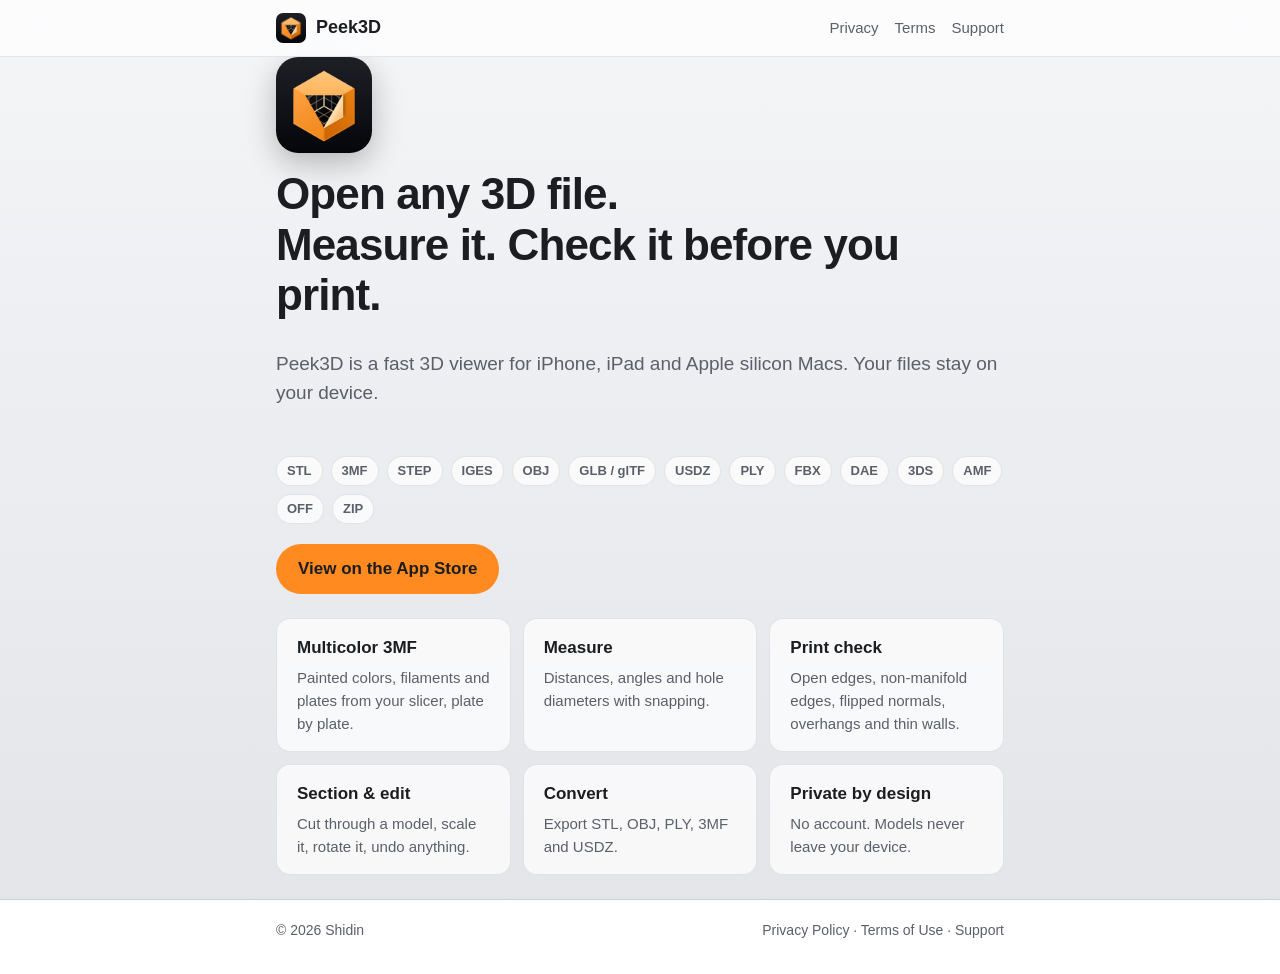
<file: index.html>
<!doctype html>
<html lang="en">
<head>
  <meta charset="utf-8">
  <meta name="viewport" content="width=device-width, initial-scale=1">
  <title>Peek3D — STL, 3MF & STEP viewer for iPhone and iPad</title>
  <meta name="description" content="Open STL, multicolor 3MF, STEP, OBJ and GLB files on iPhone and iPad. Measure, check prints and convert. Everything runs on your device.">
  <link rel="icon" type="image/png" href="assets/favicon.png">
  <link rel="apple-touch-icon" href="assets/icon.png">
  <link rel="stylesheet" href="assets/style.css">
</head>
<body>
  <header class="site">
    <div class="wrap">
      <a class="brand" href="./"><img src="assets/icon.png" alt="">Peek3D</a>
      <nav class="links" aria-label="Site">
        <a href="privacy/">Privacy</a>
        <a href="terms/">Terms</a>
        <a href="support/">Support</a>
      </nav>
    </div>
  </header>

  <main class="wrap">
    <section class="hero">
      <img class="icon" src="assets/icon.png" alt="Peek3D app icon" width="96" height="96">
      <h1>Open any 3D file.<br>Measure it. Check it before you print.</h1>
      <p class="lede">Peek3D is a fast 3D viewer for iPhone, iPad and Apple silicon Macs. Your files stay on your device.</p>
      <ul class="chips" aria-label="Supported formats">
        <li>STL</li><li>3MF</li><li>STEP</li><li>IGES</li><li>OBJ</li><li>GLB / glTF</li><li>USDZ</li><li>PLY</li><li>FBX</li><li>DAE</li><li>3DS</li><li>AMF</li><li>OFF</li><li>ZIP</li>
      </ul>
      <a class="button" href="https://apps.apple.com/app/id6829222598">View on the App Store</a>
    </section>

    <section class="features" aria-label="Features">
      <div class="card"><h3>Multicolor 3MF</h3><p>Painted colors, filaments and plates from your slicer, plate by plate.</p></div>
      <div class="card"><h3>Measure</h3><p>Distances, angles and hole diameters with snapping.</p></div>
      <div class="card"><h3>Print check</h3><p>Open edges, non-manifold edges, flipped normals, overhangs and thin walls.</p></div>
      <div class="card"><h3>Section &amp; edit</h3><p>Cut through a model, scale it, rotate it, undo anything.</p></div>
      <div class="card"><h3>Convert</h3><p>Export STL, OBJ, PLY, 3MF and USDZ.</p></div>
      <div class="card"><h3>Private by design</h3><p>No account. Models never leave your device.</p></div>
    </section>
  </main>

  <footer class="site">
    <div class="wrap">
      <span>© 2026 Shidin</span>
      <span><a href="privacy/">Privacy Policy</a> · <a href="terms/">Terms of Use</a> · <a href="support/">Support</a></span>
    </div>
  </footer>
</body>
</html>
</file>
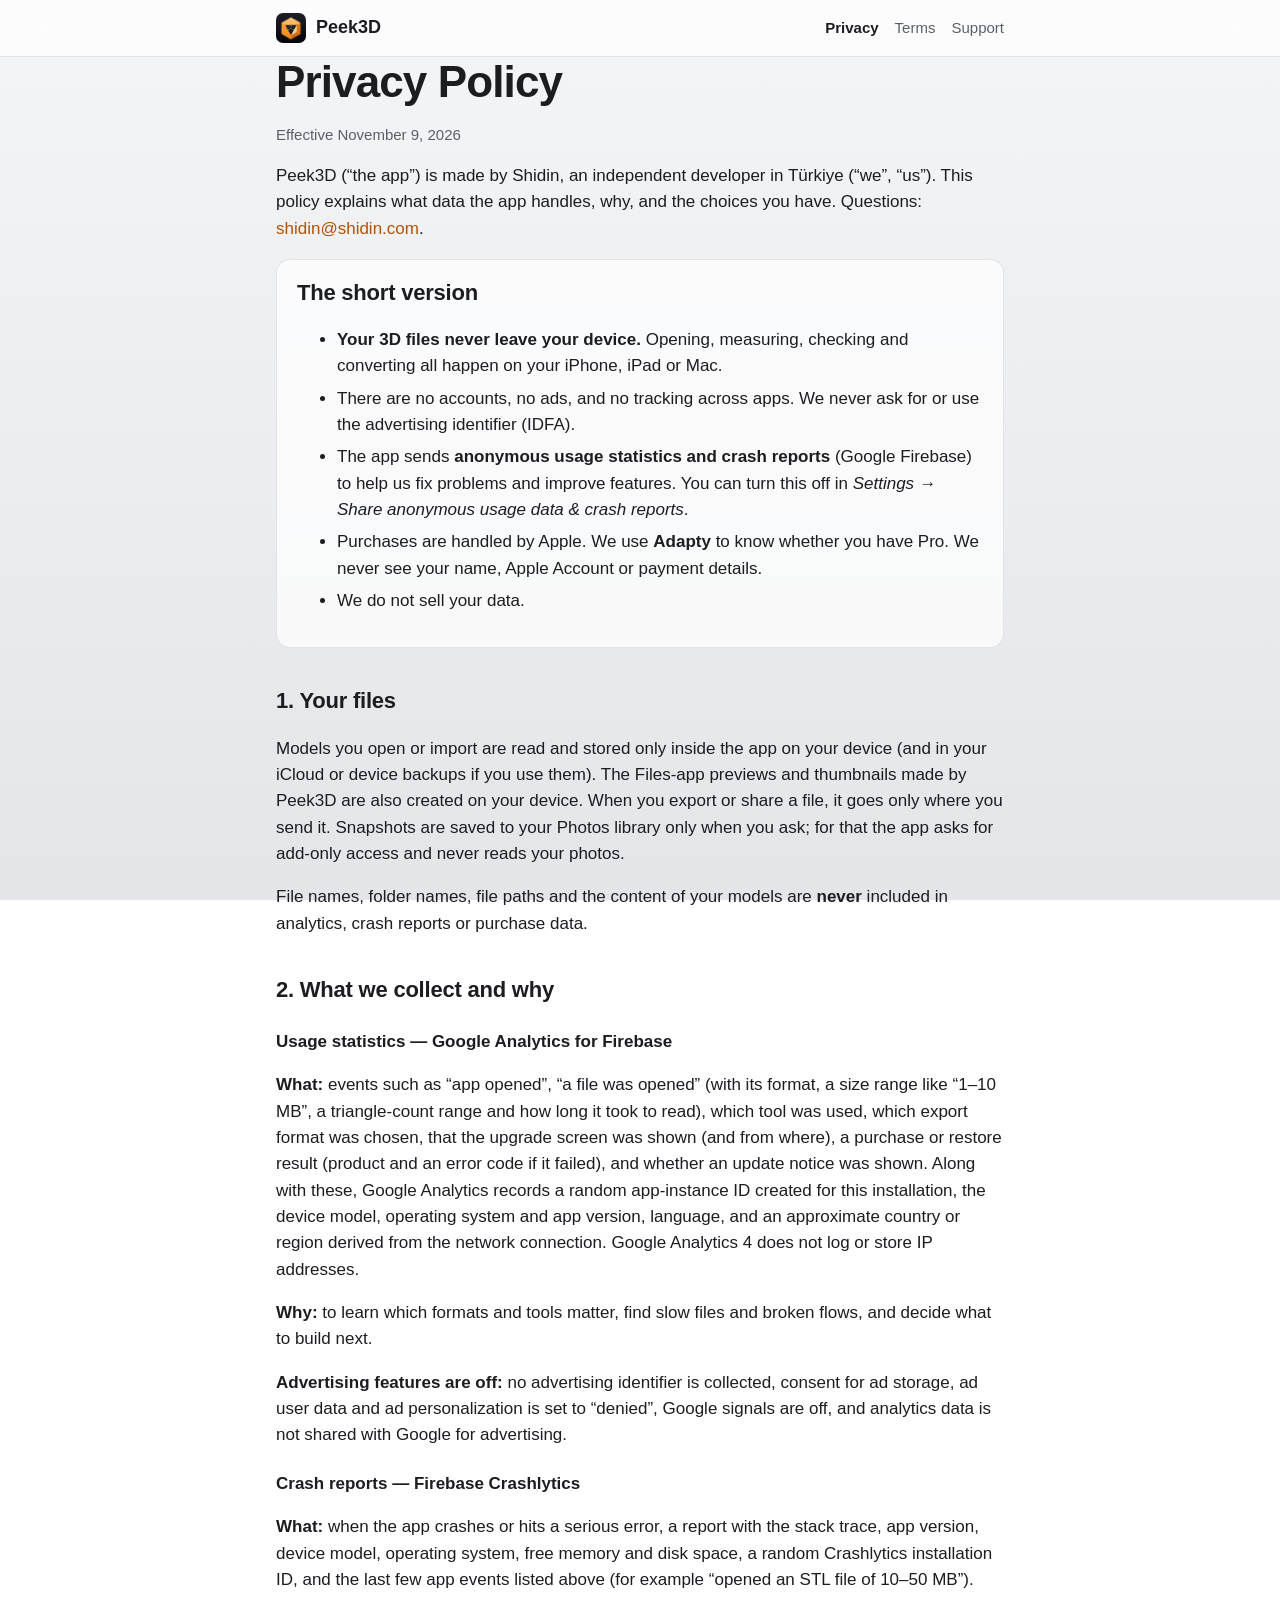
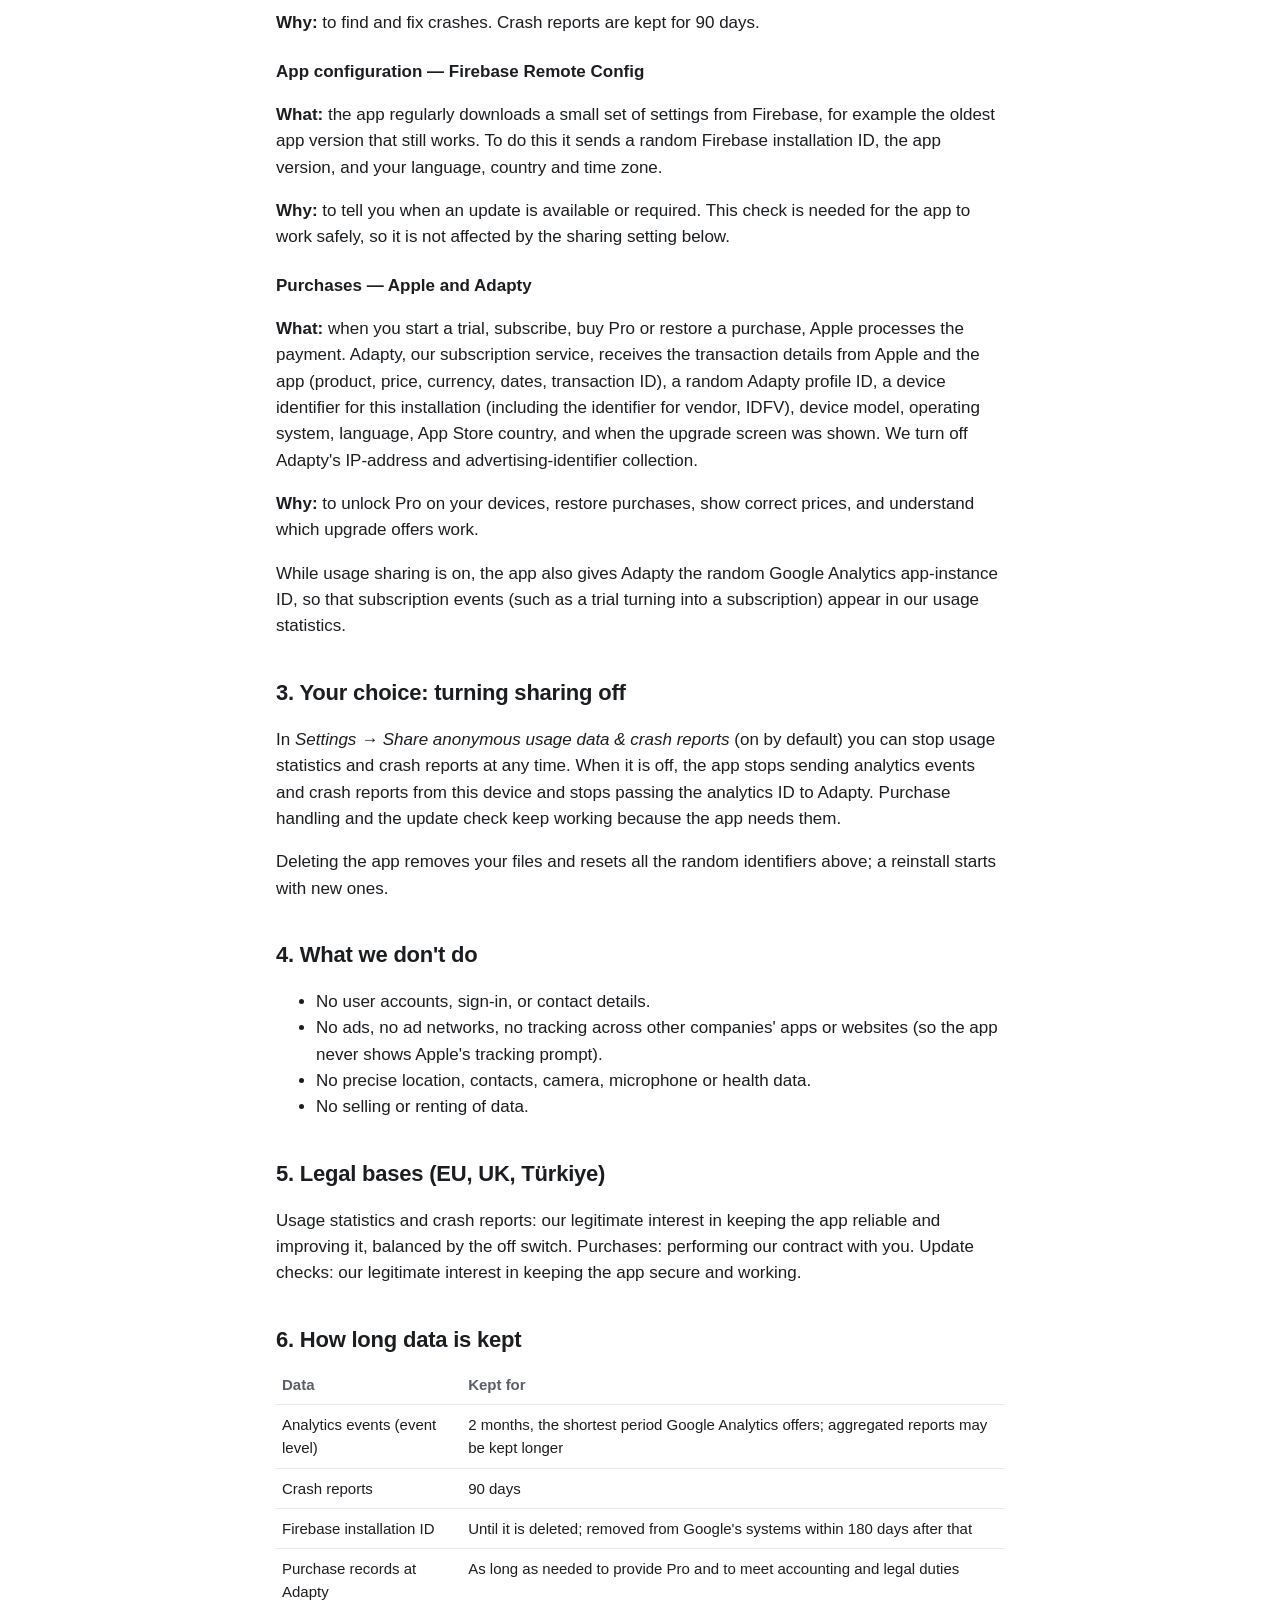
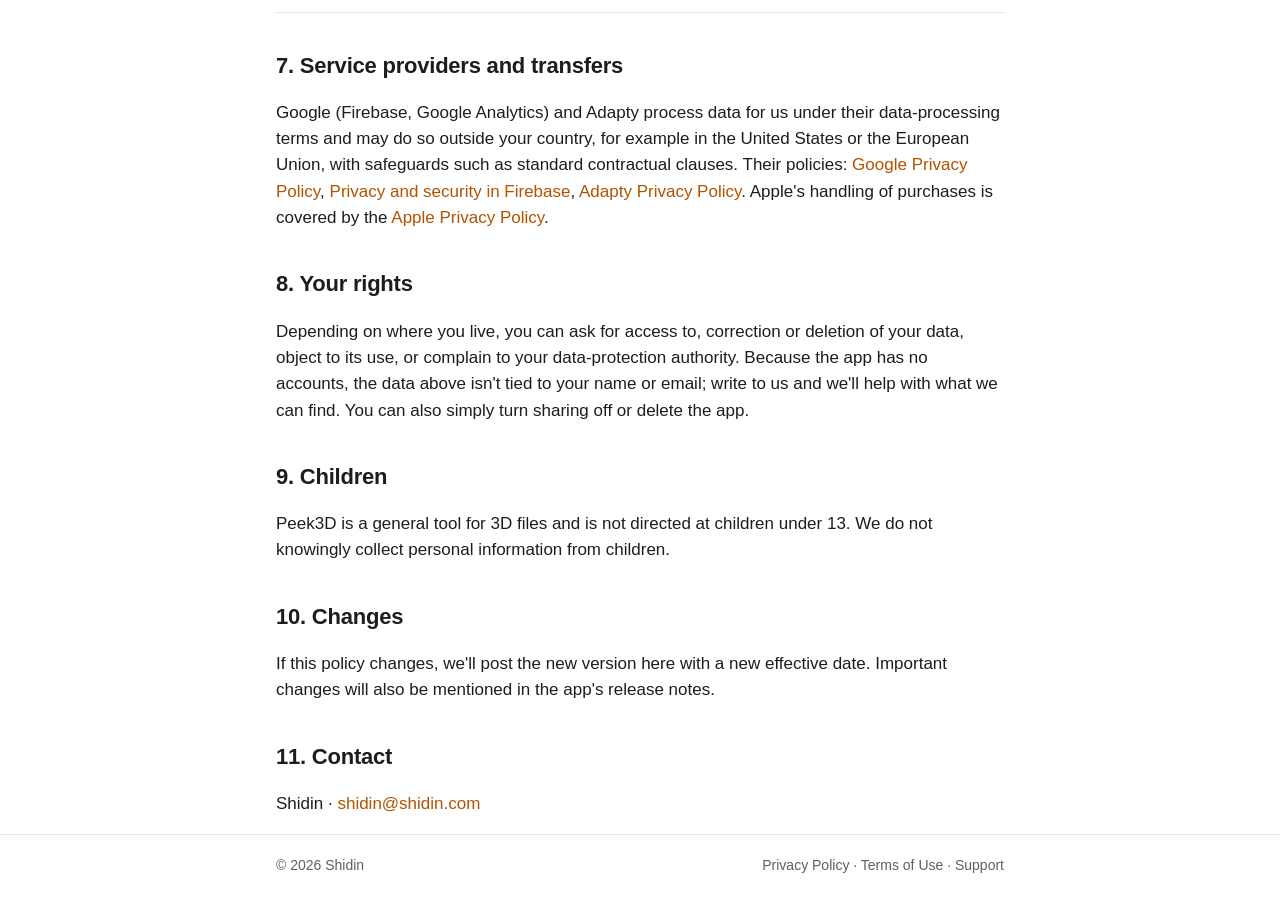
<file: privacy/index.html>
<!doctype html>
<html lang="en">
<head>
  <meta charset="utf-8">
  <meta name="viewport" content="width=device-width, initial-scale=1">
  <title>Privacy Policy — Peek3D</title>
  <meta name="description" content="How Peek3D handles your data: your 3D files stay on your device; anonymous usage data and crash reports can be turned off.">
  <link rel="icon" type="image/png" href="../assets/favicon.png">
  <link rel="stylesheet" href="../assets/style.css">
</head>
<body>
  <header class="site">
    <div class="wrap">
      <a class="brand" href="../"><img src="../assets/icon.png" alt="">Peek3D</a>
      <nav class="links" aria-label="Site">
        <a href="./" aria-current="page">Privacy</a>
        <a href="../terms/">Terms</a>
        <a href="../support/">Support</a>
      </nav>
    </div>
  </header>

  <main class="wrap">
    <h1>Privacy Policy</h1>
    <p class="muted">Effective November 9, 2026</p>

    <p>Peek3D (“the app”) is made by Shidin, an independent developer in Türkiye (“we”, “us”). This policy explains what data the app handles, why, and the choices you have. Questions: <a href="mailto:shidin@shidin.com">shidin@shidin.com</a>.</p>

    <div class="card summary">
      <h2>The short version</h2>
      <ul>
        <li><strong>Your 3D files never leave your device.</strong> Opening, measuring, checking and converting all happen on your iPhone, iPad or Mac.</li>
        <li>There are no accounts, no ads, and no tracking across apps. We never ask for or use the advertising identifier (IDFA).</li>
        <li>The app sends <strong>anonymous usage statistics and crash reports</strong> (Google Firebase) to help us fix problems and improve features. You can turn this off in <em>Settings → Share anonymous usage data &amp; crash reports</em>.</li>
        <li>Purchases are handled by Apple. We use <strong>Adapty</strong> to know whether you have Pro. We never see your name, Apple Account or payment details.</li>
        <li>We do not sell your data.</li>
      </ul>
    </div>

    <h2>1. Your files</h2>
    <p>Models you open or import are read and stored only inside the app on your device (and in your iCloud or device backups if you use them). The Files-app previews and thumbnails made by Peek3D are also created on your device. When you export or share a file, it goes only where you send it. Snapshots are saved to your Photos library only when you ask; for that the app asks for add-only access and never reads your photos.</p>
    <p>File names, folder names, file paths and the content of your models are <strong>never</strong> included in analytics, crash reports or purchase data.</p>

    <h2>2. What we collect and why</h2>

    <h3>Usage statistics — Google Analytics for Firebase</h3>
    <p><strong>What:</strong> events such as “app opened”, “a file was opened” (with its format, a size range like “1–10 MB”, a triangle-count range and how long it took to read), which tool was used, which export format was chosen, that the upgrade screen was shown (and from where), a purchase or restore result (product and an error code if it failed), and whether an update notice was shown. Along with these, Google Analytics records a random app-instance ID created for this installation, the device model, operating system and app version, language, and an approximate country or region derived from the network connection. Google Analytics 4 does not log or store IP addresses.</p>
    <p><strong>Why:</strong> to learn which formats and tools matter, find slow files and broken flows, and decide what to build next.</p>
    <p><strong>Advertising features are off:</strong> no advertising identifier is collected, consent for ad storage, ad user data and ad personalization is set to “denied”, Google signals are off, and analytics data is not shared with Google for advertising.</p>

    <h3>Crash reports — Firebase Crashlytics</h3>
    <p><strong>What:</strong> when the app crashes or hits a serious error, a report with the stack trace, app version, device model, operating system, free memory and disk space, a random Crashlytics installation ID, and the last few app events listed above (for example “opened an STL file of 10–50 MB”).</p>
    <p><strong>Why:</strong> to find and fix crashes. Crash reports are kept for 90 days.</p>

    <h3>App configuration — Firebase Remote Config</h3>
    <p><strong>What:</strong> the app regularly downloads a small set of settings from Firebase, for example the oldest app version that still works. To do this it sends a random Firebase installation ID, the app version, and your language, country and time zone.</p>
    <p><strong>Why:</strong> to tell you when an update is available or required. This check is needed for the app to work safely, so it is not affected by the sharing setting below.</p>

    <h3>Purchases — Apple and Adapty</h3>
    <p><strong>What:</strong> when you start a trial, subscribe, buy Pro or restore a purchase, Apple processes the payment. Adapty, our subscription service, receives the transaction details from Apple and the app (product, price, currency, dates, transaction ID), a random Adapty profile ID, a device identifier for this installation (including the identifier for vendor, IDFV), device model, operating system, language, App Store country, and when the upgrade screen was shown. We turn off Adapty's IP-address and advertising-identifier collection.</p>
    <p><strong>Why:</strong> to unlock Pro on your devices, restore purchases, show correct prices, and understand which upgrade offers work.</p>
    <p>While usage sharing is on, the app also gives Adapty the random Google Analytics app-instance ID, so that subscription events (such as a trial turning into a subscription) appear in our usage statistics.</p>

    <h2>3. Your choice: turning sharing off</h2>
    <p>In <em>Settings → Share anonymous usage data &amp; crash reports</em> (on by default) you can stop usage statistics and crash reports at any time. When it is off, the app stops sending analytics events and crash reports from this device and stops passing the analytics ID to Adapty. Purchase handling and the update check keep working because the app needs them.</p>
    <p>Deleting the app removes your files and resets all the random identifiers above; a reinstall starts with new ones.</p>

    <h2>4. What we don't do</h2>
    <ul>
      <li>No user accounts, sign-in, or contact details.</li>
      <li>No ads, no ad networks, no tracking across other companies' apps or websites (so the app never shows Apple's tracking prompt).</li>
      <li>No precise location, contacts, camera, microphone or health data.</li>
      <li>No selling or renting of data.</li>
    </ul>

    <h2>5. Legal bases (EU, UK, Türkiye)</h2>
    <p>Usage statistics and crash reports: our legitimate interest in keeping the app reliable and improving it, balanced by the off switch. Purchases: performing our contract with you. Update checks: our legitimate interest in keeping the app secure and working.</p>

    <h2>6. How long data is kept</h2>
    <div class="table-scroll">
      <table>
        <tr><th>Data</th><th>Kept for</th></tr>
        <tr><td>Analytics events (event level)</td><td>2 months, the shortest period Google Analytics offers; aggregated reports may be kept longer</td></tr>
        <tr><td>Crash reports</td><td>90 days</td></tr>
        <tr><td>Firebase installation ID</td><td>Until it is deleted; removed from Google's systems within 180 days after that</td></tr>
        <tr><td>Purchase records at Adapty</td><td>As long as needed to provide Pro and to meet accounting and legal duties</td></tr>
      </table>
    </div>

    <h2>7. Service providers and transfers</h2>
    <p>Google (Firebase, Google Analytics) and Adapty process data for us under their data-processing terms and may do so outside your country, for example in the United States or the European Union, with safeguards such as standard contractual clauses. Their policies: <a href="https://policies.google.com/privacy">Google Privacy Policy</a>, <a href="https://firebase.google.com/support/privacy">Privacy and security in Firebase</a>, <a href="https://adapty.io/privacy/">Adapty Privacy Policy</a>. Apple's handling of purchases is covered by the <a href="https://www.apple.com/legal/privacy/">Apple Privacy Policy</a>.</p>

    <h2>8. Your rights</h2>
    <p>Depending on where you live, you can ask for access to, correction or deletion of your data, object to its use, or complain to your data-protection authority. Because the app has no accounts, the data above isn't tied to your name or email; write to us and we'll help with what we can find. You can also simply turn sharing off or delete the app.</p>

    <h2>9. Children</h2>
    <p>Peek3D is a general tool for 3D files and is not directed at children under 13. We do not knowingly collect personal information from children.</p>

    <h2>10. Changes</h2>
    <p>If this policy changes, we'll post the new version here with a new effective date. Important changes will also be mentioned in the app's release notes.</p>

    <h2>11. Contact</h2>
    <p>Shidin · <a href="mailto:shidin@shidin.com">shidin@shidin.com</a></p>
  </main>

  <footer class="site">
    <div class="wrap">
      <span>© 2026 Shidin</span>
      <span><a href="./">Privacy Policy</a> · <a href="../terms/">Terms of Use</a> · <a href="../support/">Support</a></span>
    </div>
  </footer>
</body>
</html>
</file>
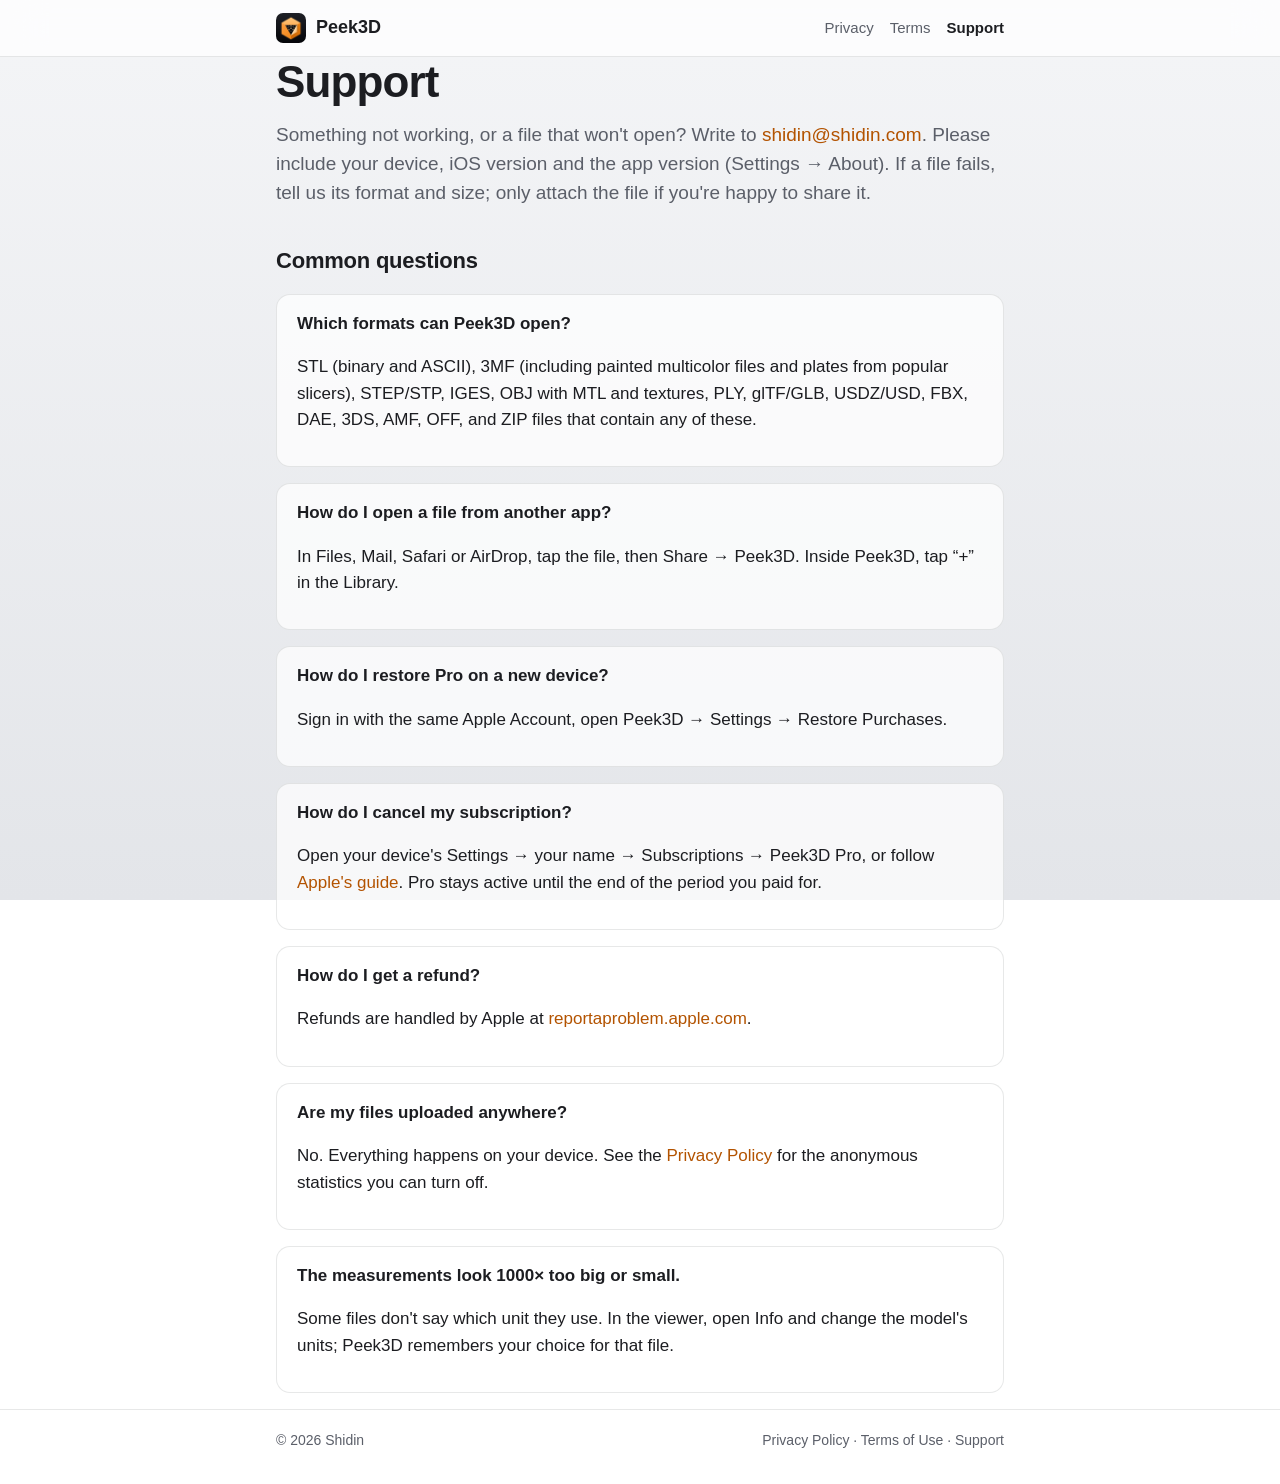
<file: support/index.html>
<!doctype html>
<html lang="en">
<head>
  <meta charset="utf-8">
  <meta name="viewport" content="width=device-width, initial-scale=1">
  <title>Support — Peek3D</title>
  <meta name="description" content="Get help with Peek3D: supported formats, opening files, purchases, restoring and cancelling Pro.">
  <link rel="icon" type="image/png" href="../assets/favicon.png">
  <link rel="stylesheet" href="../assets/style.css">
</head>
<body>
  <header class="site">
    <div class="wrap">
      <a class="brand" href="../"><img src="../assets/icon.png" alt="">Peek3D</a>
      <nav class="links" aria-label="Site">
        <a href="../privacy/">Privacy</a>
        <a href="../terms/">Terms</a>
        <a href="./" aria-current="page">Support</a>
      </nav>
    </div>
  </header>

  <main class="wrap">
    <h1>Support</h1>
    <p class="lede">Something not working, or a file that won't open? Write to <a href="mailto:shidin@shidin.com">shidin@shidin.com</a>. Please include your device, iOS version and the app version (Settings → About). If a file fails, tell us its format and size; only attach the file if you're happy to share it.</p>

    <h2>Common questions</h2>

    <div class="card">
      <h3>Which formats can Peek3D open?</h3>
      <p>STL (binary and ASCII), 3MF (including painted multicolor files and plates from popular slicers), STEP/STP, IGES, OBJ with MTL and textures, PLY, glTF/GLB, USDZ/USD, FBX, DAE, 3DS, AMF, OFF, and ZIP files that contain any of these.</p>
    </div>

    <div class="card">
      <h3>How do I open a file from another app?</h3>
      <p>In Files, Mail, Safari or AirDrop, tap the file, then Share → Peek3D. Inside Peek3D, tap “+” in the Library.</p>
    </div>

    <div class="card">
      <h3>How do I restore Pro on a new device?</h3>
      <p>Sign in with the same Apple Account, open Peek3D → Settings → Restore Purchases.</p>
    </div>

    <div class="card">
      <h3>How do I cancel my subscription?</h3>
      <p>Open your device's Settings → your name → Subscriptions → Peek3D Pro, or follow <a href="https://support.apple.com/118428">Apple's guide</a>. Pro stays active until the end of the period you paid for.</p>
    </div>

    <div class="card">
      <h3>How do I get a refund?</h3>
      <p>Refunds are handled by Apple at <a href="https://reportaproblem.apple.com">reportaproblem.apple.com</a>.</p>
    </div>

    <div class="card">
      <h3>Are my files uploaded anywhere?</h3>
      <p>No. Everything happens on your device. See the <a href="../privacy/">Privacy Policy</a> for the anonymous statistics you can turn off.</p>
    </div>

    <div class="card">
      <h3>The measurements look 1000× too big or small.</h3>
      <p>Some files don't say which unit they use. In the viewer, open Info and change the model's units; Peek3D remembers your choice for that file.</p>
    </div>
  </main>

  <footer class="site">
    <div class="wrap">
      <span>© 2026 Shidin</span>
      <span><a href="../privacy/">Privacy Policy</a> · <a href="../terms/">Terms of Use</a> · <a href="./">Support</a></span>
    </div>
  </footer>
</body>
</html>
</file>
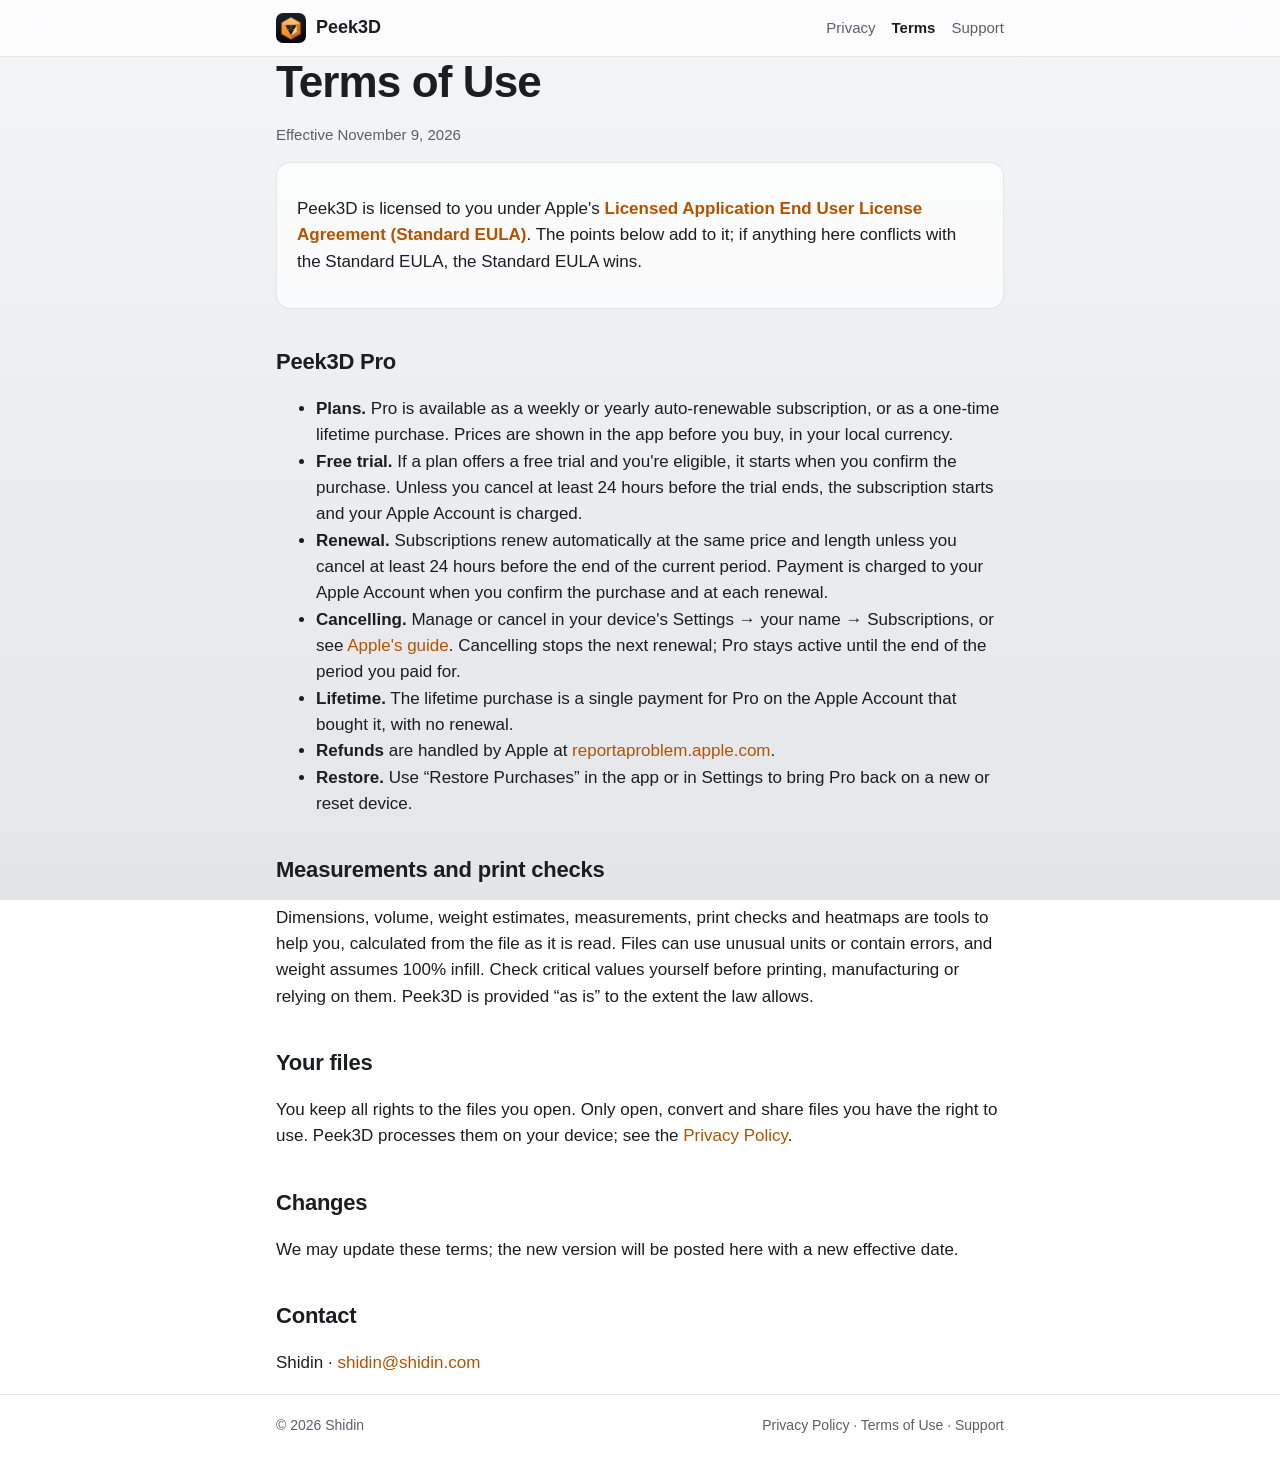
<file: terms/index.html>
<!doctype html>
<html lang="en">
<head>
  <meta charset="utf-8">
  <meta name="viewport" content="width=device-width, initial-scale=1">
  <title>Terms of Use — Peek3D</title>
  <meta name="description" content="Terms of Use for Peek3D, including subscriptions and Apple's Standard License Agreement.">
  <link rel="icon" type="image/png" href="../assets/favicon.png">
  <link rel="stylesheet" href="../assets/style.css">
</head>
<body>
  <header class="site">
    <div class="wrap">
      <a class="brand" href="../"><img src="../assets/icon.png" alt="">Peek3D</a>
      <nav class="links" aria-label="Site">
        <a href="../privacy/">Privacy</a>
        <a href="./" aria-current="page">Terms</a>
        <a href="../support/">Support</a>
      </nav>
    </div>
  </header>

  <main class="wrap">
    <h1>Terms of Use</h1>
    <p class="muted">Effective November 9, 2026</p>

    <div class="card">
      <p>Peek3D is licensed to you under Apple's <a href="https://www.apple.com/legal/internet-services/itunes/dev/stdeula/"><strong>Licensed Application End User License Agreement (Standard EULA)</strong></a>. The points below add to it; if anything here conflicts with the Standard EULA, the Standard EULA wins.</p>
    </div>

    <h2>Peek3D Pro</h2>
    <ul>
      <li><strong>Plans.</strong> Pro is available as a weekly or yearly auto-renewable subscription, or as a one-time lifetime purchase. Prices are shown in the app before you buy, in your local currency.</li>
      <li><strong>Free trial.</strong> If a plan offers a free trial and you're eligible, it starts when you confirm the purchase. Unless you cancel at least 24 hours before the trial ends, the subscription starts and your Apple Account is charged.</li>
      <li><strong>Renewal.</strong> Subscriptions renew automatically at the same price and length unless you cancel at least 24 hours before the end of the current period. Payment is charged to your Apple Account when you confirm the purchase and at each renewal.</li>
      <li><strong>Cancelling.</strong> Manage or cancel in your device's Settings → your name → Subscriptions, or see <a href="https://support.apple.com/118428">Apple's guide</a>. Cancelling stops the next renewal; Pro stays active until the end of the period you paid for.</li>
      <li><strong>Lifetime.</strong> The lifetime purchase is a single payment for Pro on the Apple Account that bought it, with no renewal.</li>
      <li><strong>Refunds</strong> are handled by Apple at <a href="https://reportaproblem.apple.com">reportaproblem.apple.com</a>.</li>
      <li><strong>Restore.</strong> Use “Restore Purchases” in the app or in Settings to bring Pro back on a new or reset device.</li>
    </ul>

    <h2>Measurements and print checks</h2>
    <p>Dimensions, volume, weight estimates, measurements, print checks and heatmaps are tools to help you, calculated from the file as it is read. Files can use unusual units or contain errors, and weight assumes 100% infill. Check critical values yourself before printing, manufacturing or relying on them. Peek3D is provided “as is” to the extent the law allows.</p>

    <h2>Your files</h2>
    <p>You keep all rights to the files you open. Only open, convert and share files you have the right to use. Peek3D processes them on your device; see the <a href="../privacy/">Privacy Policy</a>.</p>

    <h2>Changes</h2>
    <p>We may update these terms; the new version will be posted here with a new effective date.</p>

    <h2>Contact</h2>
    <p>Shidin · <a href="mailto:shidin@shidin.com">shidin@shidin.com</a></p>
  </main>

  <footer class="site">
    <div class="wrap">
      <span>© 2026 Shidin</span>
      <span><a href="../privacy/">Privacy Policy</a> · <a href="./">Terms of Use</a> · <a href="../support/">Support</a></span>
    </div>
  </footer>
</body>
</html>
</file>
<file: assets/style.css>
/* Peek3D site — tokens from docs/DESIGN.md (amber accent, dark canvas, glass surfaces). */
:root {
  --accent: #FF8A1F;
  --accent-ink: #1C1D21;
  --link: #B35300;
  --bg: #F4F5F7;
  --bg-2: #E3E5E9;
  --surface: rgba(255, 255, 255, 0.72);
  --border: rgba(28, 29, 33, 0.10);
  --text: #1C1D21;
  --text-2: #5B5F69;
  --radius-card: 14px;
  --radius-sheet: 22px;
  color-scheme: light dark;
}
@media (prefers-color-scheme: dark) {
  :root {
    --accent: #FF9F43;
    --link: #FF9F43;
    --bg: #1C1D21;
    --bg-2: #0E0F12;
    --surface: rgba(255, 255, 255, 0.06);
    --border: rgba(255, 255, 255, 0.10);
    --text: #F4F5F7;
    --text-2: #A3A7B1;
  }
}

* { box-sizing: border-box; }
html { -webkit-text-size-adjust: 100%; }
body {
  margin: 0;
  min-height: 100vh;
  background: linear-gradient(180deg, var(--bg) 0%, var(--bg-2) 100%) fixed;
  color: var(--text);
  font: 17px/1.55 -apple-system, BlinkMacSystemFont, "SF Pro Text", "Segoe UI", Roboto, "Helvetica Neue", Arial, sans-serif;
}
a { color: var(--link); text-decoration: none; }
a:hover { text-decoration: underline; }

.wrap { max-width: 760px; margin: 0 auto; padding: 0 16px; }

header.site {
  position: sticky; top: 0; z-index: 10;
  backdrop-filter: saturate(180%) blur(20px);
  -webkit-backdrop-filter: saturate(180%) blur(20px);
  background: var(--surface);
  border-bottom: 1px solid var(--border);
}
header.site .wrap { display: flex; align-items: center; justify-content: space-between; gap: 12px; height: 56px; }
.brand { display: flex; align-items: center; gap: 10px; color: var(--text); font-weight: 700; font-size: 18px; }
.brand:hover { text-decoration: none; }
.brand img { width: 30px; height: 30px; border-radius: 7px; }
nav.links { display: flex; gap: 16px; font-size: 15px; }
nav.links a { color: var(--text-2); }
nav.links a[aria-current="page"] { color: var(--text); font-weight: 600; }

main { padding: 40px 0 56px; }
h1 { font-size: clamp(30px, 6vw, 44px); line-height: 1.15; margin: 0 0 12px; letter-spacing: -0.02em; }
h2 { font-size: 22px; margin: 36px 0 8px; letter-spacing: -0.01em; }
h3 { font-size: 17px; margin: 22px 0 4px; }
p, li { color: var(--text); }
.lede { font-size: 19px; color: var(--text-2); margin: 0 0 24px; }
.muted { color: var(--text-2); font-size: 15px; }

.card {
  background: var(--surface);
  border: 1px solid var(--border);
  border-radius: var(--radius-card);
  padding: 16px 20px;
  margin: 16px 0;
}
.card h2:first-child, .card h3:first-child { margin-top: 0; }
.summary li { margin: 6px 0; }

.hero { display: flex; flex-direction: column; align-items: flex-start; gap: 16px; }
.hero img.icon { width: 96px; height: 96px; border-radius: 22px; box-shadow: 0 10px 30px rgba(0,0,0,0.25); }
.chips { display: flex; flex-wrap: wrap; gap: 8px; margin: 8px 0 4px; padding: 0; list-style: none; }
.chips li {
  font-size: 13px; font-weight: 600; padding: 4px 10px; border-radius: 999px;
  border: 1px solid var(--border); background: var(--surface); color: var(--text-2);
}
.button {
  display: inline-block; background: var(--accent); color: var(--accent-ink);
  font-weight: 700; padding: 12px 22px; border-radius: 999px;
}
.button:hover { text-decoration: none; filter: brightness(1.05); }

.features { display: grid; grid-template-columns: repeat(auto-fit, minmax(210px, 1fr)); gap: 12px; margin: 24px 0; }
.features .card { margin: 0; }
.features h3 { margin: 0 0 4px; }
.features p { margin: 0; color: var(--text-2); font-size: 15px; }

table { width: 100%; border-collapse: collapse; font-size: 15px; }
th, td { text-align: left; vertical-align: top; padding: 8px 6px; border-bottom: 1px solid var(--border); }
th { color: var(--text-2); font-weight: 600; }
.table-scroll { overflow-x: auto; }

footer.site { border-top: 1px solid var(--border); padding: 20px 0 32px; font-size: 14px; color: var(--text-2); }
footer.site .wrap { display: flex; flex-wrap: wrap; gap: 8px 16px; justify-content: space-between; }
footer.site a { color: var(--text-2); }
</file>
